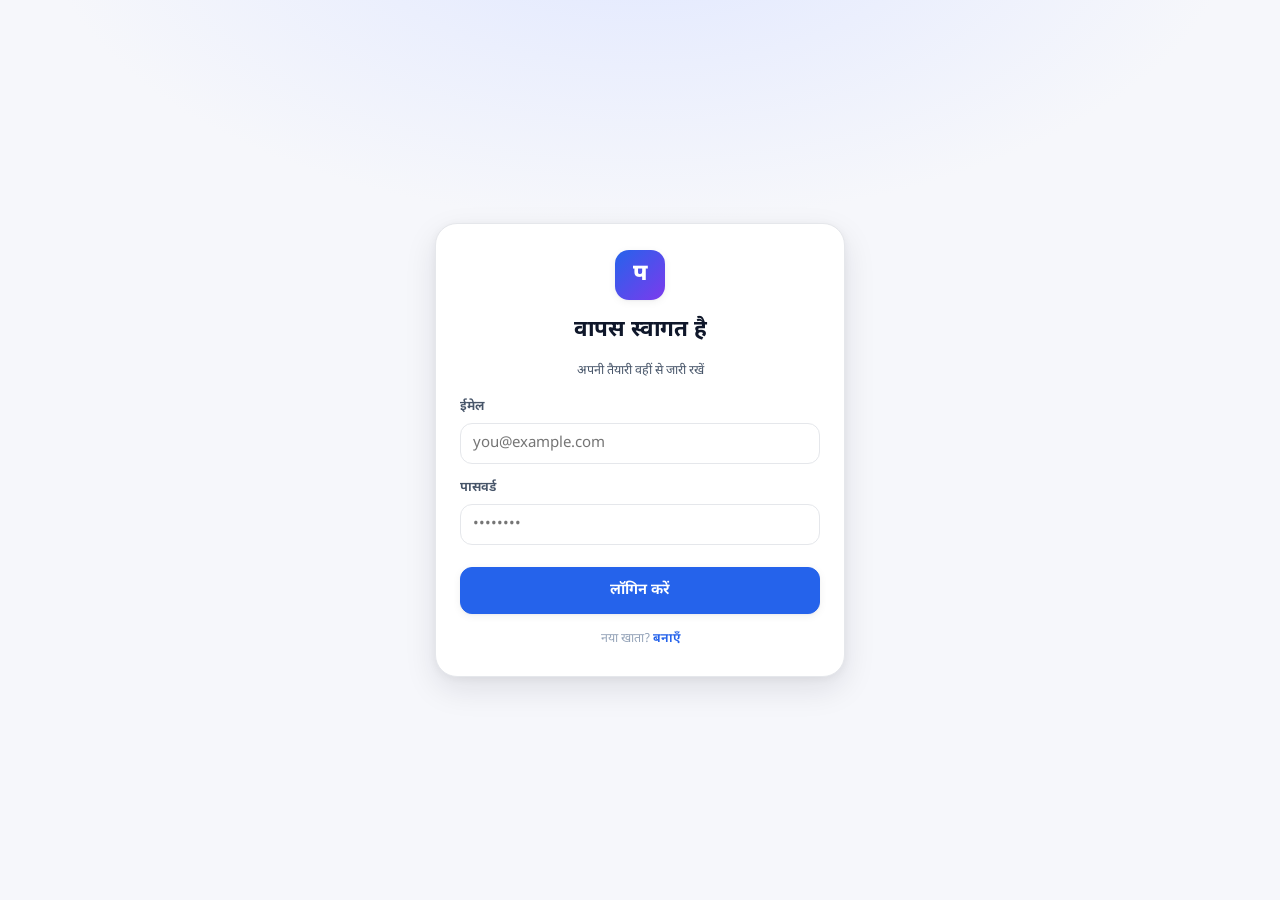
<file: index.html>
<!DOCTYPE html>
<html lang="hi">
<head>
  <meta charset="UTF-8" />
  <meta name="viewport" content="width=device-width, initial-scale=1, viewport-fit=cover" />
  <meta name="theme-color" content="#ffffff" />
  <meta name="description" content="PadhAI — JEE Main की तैयारी हिंदी में। चैप्टर ट्रैकिंग, PYQ प्रैक्टिस और रोज़ का विश्लेषण।" />
  <title>PadhAI · JEE Main की तैयारी</title>
  <link rel="preconnect" href="https://fonts.googleapis.com" />
  <link rel="preconnect" href="https://fonts.gstatic.com" crossorigin />
  <link href="https://fonts.googleapis.com/css2?family=Noto+Sans+Devanagari:wght@400;500;600;700;800&family=Inter:wght@400;500;600;700;800&display=swap" rel="stylesheet" />
  <link rel="stylesheet" href="assets/css/app.css" />
  <link rel="icon" href="data:image/svg+xml,<svg xmlns='http://www.w3.org/2000/svg' viewBox='0 0 100 100'><text y='.9em' font-size='88'>📘</text></svg>" />
</head>
<body>
  <div id="root"></div>
  <div id="modals"></div>
  <div id="toasts" class="toasts" aria-live="polite"></div>

  <script src="assets/vendor/supabase.js"></script>
  <script src="assets/js/config.js"></script>
  <script src="assets/js/syllabus.js"></script>
  <script src="assets/js/seedbank.js"></script>
  <script src="assets/js/ui.js"></script>
  <script src="assets/js/db.js"></script>
  <script src="assets/js/analysis.js"></script>
  <script src="assets/js/practice.js"></script>
  <script src="assets/js/pages.js"></script>
  <script src="assets/js/app.js"></script>
</body>
</html>
</file>
<file: assets/css/app.css>
/* PadhAI — light/white theme design system */

:root {
  --bg:        #f6f7fb;
  --surface:   #ffffff;
  --surface-2: #f9fafb;
  --border:    #e5e7eb;
  --border-2:  #eef0f4;

  --text:      #0f172a;
  --text-2:    #475569;
  --text-3:    #94a3b8;

  --brand:     #2563eb;
  --brand-2:   #1d4ed8;
  --brand-50:  #eff6ff;
  --brand-100: #dbeafe;

  --green:     #059669;
  --green-50:  #ecfdf5;
  --amber:     #d97706;
  --amber-50:  #fffbeb;
  --red:       #dc2626;
  --red-50:    #fef2f2;
  --violet:    #7c3aed;
  --violet-50: #f5f3ff;

  --phy:   #2563eb;
  --chem:  #0d9488;
  --math:  #c026d3;

  --r-sm: 8px;
  --r:    12px;
  --r-lg: 16px;
  --r-xl: 22px;

  --sh-1: 0 1px 2px rgba(16,24,40,.05);
  --sh-2: 0 2px 8px rgba(16,24,40,.06), 0 1px 2px rgba(16,24,40,.04);
  --sh-3: 0 12px 32px rgba(16,24,40,.10), 0 2px 8px rgba(16,24,40,.05);

  --nav-h: 62px;
  --font: 'Noto Sans Devanagari', 'Inter', system-ui, -apple-system, 'Segoe UI', Roboto, sans-serif;
}

* { box-sizing: border-box; }
html, body { margin: 0; padding: 0; }
body {
  font-family: var(--font);
  background: var(--bg);
  color: var(--text);
  -webkit-font-smoothing: antialiased;
  font-size: 15px;
  line-height: 1.55;
}
button, input, select, textarea { font-family: inherit; font-size: inherit; color: inherit; }
button { cursor: pointer; border: none; background: none; }
a { color: inherit; text-decoration: none; }
h1,h2,h3,h4 { margin: 0; font-weight: 700; letter-spacing: -.01em; }
::-webkit-scrollbar { width: 10px; height: 10px; }
::-webkit-scrollbar-thumb { background: #d8dce4; border-radius: 8px; border: 3px solid var(--bg); }

/* ---------- shell ---------- */
.shell { display: flex; min-height: 100vh; }

.sidebar {
  width: 248px; flex: 0 0 248px;
  background: var(--surface);
  border-right: 1px solid var(--border);
  padding: 18px 12px;
  position: sticky; top: 0; height: 100vh;
  display: flex; flex-direction: column; gap: 4px;
}
.brand { display: flex; align-items: center; gap: 10px; padding: 6px 10px 16px; }
.brand-logo {
  width: 36px; height: 36px; border-radius: 10px;
  background: linear-gradient(135deg, var(--brand), #7c3aed);
  color: #fff; display: grid; place-items: center; font-weight: 800; font-size: 17px;
  box-shadow: var(--sh-2);
}
.brand-name { font-weight: 800; font-size: 17px; letter-spacing: -.02em; }
.brand-sub { font-size: 11px; color: var(--text-3); margin-top: -2px; }

.navlink {
  display: flex; align-items: center; gap: 11px;
  padding: 10px 12px; border-radius: var(--r);
  color: var(--text-2); font-weight: 600; font-size: 14px;
  transition: background .14s, color .14s;
}
.navlink:hover { background: var(--surface-2); color: var(--text); }
.navlink.active { background: var(--brand-50); color: var(--brand-2); }
.navlink .ic { font-size: 17px; width: 20px; text-align: center; }
.nav-spacer { flex: 1; }

.main { flex: 1; min-width: 0; display: flex; flex-direction: column; }

.topbar {
  position: sticky; top: 0; z-index: 30;
  background: rgba(255,255,255,.88);
  backdrop-filter: blur(10px);
  border-bottom: 1px solid var(--border);
  padding: 12px 22px;
  display: flex; align-items: center; gap: 12px; min-height: 60px;
}
.topbar h1 { font-size: 19px; }
.topbar-sub { font-size: 12.5px; color: var(--text-3); margin-top: 1px; }
.topbar-right { margin-left: auto; display: flex; align-items: center; gap: 8px; }

.page { padding: 20px 22px 40px; max-width: 1120px; width: 100%; }
.page-narrow { max-width: 720px; }

/* ---------- generic ---------- */
.card {
  background: var(--surface); border: 1px solid var(--border);
  border-radius: var(--r-lg); box-shadow: var(--sh-1);
}
.card-pad { padding: 16px; }
.grid { display: grid; gap: 14px; }
.g2 { grid-template-columns: repeat(2, minmax(0,1fr)); }
.g3 { grid-template-columns: repeat(3, minmax(0,1fr)); }
.g4 { grid-template-columns: repeat(4, minmax(0,1fr)); }
.row { display: flex; align-items: center; gap: 10px; }
.row-wrap { flex-wrap: wrap; }
.spacer { flex: 1; }
.muted { color: var(--text-2); }
.dim { color: var(--text-3); }
.small { font-size: 12.5px; }
.tiny { font-size: 11.5px; }
.center { text-align: center; }
.mt8{margin-top:8px}.mt12{margin-top:12px}.mt16{margin-top:16px}.mt24{margin-top:24px}
.mb8{margin-bottom:8px}.mb12{margin-bottom:12px}.mb16{margin-bottom:16px}
.section-title { font-size: 13px; font-weight: 700; color: var(--text-3); text-transform: uppercase; letter-spacing: .06em; margin: 22px 0 10px; }
.section-title:first-child { margin-top: 0; }

.btn {
  display: inline-flex; align-items: center; justify-content: center; gap: 7px;
  padding: 10px 16px; border-radius: var(--r);
  font-weight: 650; font-size: 14px; white-space: nowrap;
  border: 1px solid var(--border); background: var(--surface); color: var(--text);
  transition: background .14s, border-color .14s, transform .08s, box-shadow .14s;
}
.btn:hover { background: var(--surface-2); }
.btn:active { transform: translateY(1px); }
.btn:disabled { opacity: .5; cursor: not-allowed; }
.btn-primary { background: var(--brand); border-color: var(--brand); color: #fff; box-shadow: var(--sh-2); }
.btn-primary:hover { background: var(--brand-2); border-color: var(--brand-2); }
.btn-green { background: var(--green); border-color: var(--green); color: #fff; }
.btn-green:hover { filter: brightness(.95); background: var(--green); }
.btn-danger { color: var(--red); border-color: #fecaca; background: var(--red-50); }
.btn-danger:hover { background: #fee2e2; }
.btn-ghost { border-color: transparent; background: transparent; color: var(--text-2); }
.btn-ghost:hover { background: var(--surface-2); }
.btn-sm { padding: 7px 12px; font-size: 13px; border-radius: 10px; }
.btn-lg { padding: 13px 22px; font-size: 15px; }
.btn-block { width: 100%; }

.chip {
  display: inline-flex; align-items: center; gap: 5px;
  padding: 4px 10px; border-radius: 999px;
  font-size: 12px; font-weight: 650;
  background: var(--surface-2); color: var(--text-2); border: 1px solid var(--border);
}
.chip-blue  { background: var(--brand-50);  color: var(--brand-2); border-color: var(--brand-100); }
.chip-green { background: var(--green-50);  color: var(--green);   border-color: #a7f3d0; }
.chip-amber { background: var(--amber-50);  color: var(--amber);   border-color: #fde68a; }
.chip-red   { background: var(--red-50);    color: var(--red);     border-color: #fecaca; }
.chip-violet{ background: var(--violet-50); color: var(--violet);  border-color: #ddd6fe; }

.pill-tabs { display: flex; gap: 6px; background: var(--surface-2); padding: 4px; border-radius: 999px; border: 1px solid var(--border); width: fit-content; max-width: 100%; overflow-x: auto; }
.pill-tabs button {
  padding: 7px 15px; border-radius: 999px; font-weight: 650; font-size: 13.5px;
  color: var(--text-2); white-space: nowrap; transition: background .14s, color .14s;
}
.pill-tabs button.active { background: var(--surface); color: var(--text); box-shadow: var(--sh-1); }

/* ---------- forms ---------- */
.field { margin-bottom: 14px; }
.label { display: block; font-size: 13px; font-weight: 650; color: var(--text-2); margin-bottom: 6px; }
.input, .select, .textarea {
  width: 100%; padding: 10px 12px; border-radius: var(--r);
  border: 1px solid var(--border); background: var(--surface); color: var(--text);
  transition: border-color .14s, box-shadow .14s;
}
.input:focus, .select:focus, .textarea:focus {
  outline: none; border-color: var(--brand); box-shadow: 0 0 0 3px var(--brand-100);
}
.textarea { min-height: 84px; resize: vertical; }
.select { appearance: none; background-image: url("data:image/svg+xml,%3Csvg xmlns='http://www.w3.org/2000/svg' viewBox='0 0 12 12'%3E%3Cpath d='M3 4.5L6 8l3-3.5' stroke='%2394a3b8' stroke-width='1.5' fill='none' stroke-linecap='round'/%3E%3C/svg%3E"); background-repeat: no-repeat; background-position: right 11px center; padding-right: 32px; }
.err { color: var(--red); font-size: 12.5px; margin-top: 5px; }
.input.bad, .select.bad { border-color: var(--red); }

/* ---------- progress ---------- */
.bar { height: 7px; border-radius: 999px; background: var(--border-2); overflow: hidden; }
.bar > i { display: block; height: 100%; border-radius: 999px; background: var(--brand); transition: width .45s cubic-bezier(.4,0,.2,1); }
.bar.green > i { background: var(--green); }
.bar.amber > i { background: var(--amber); }
.bar.red   > i { background: var(--red); }
.bar-lg { height: 10px; }

.ring { --p: 0; --c: var(--brand); width: 66px; height: 66px; border-radius: 50%; display: grid; place-items: center; flex: 0 0 auto;
  background: conic-gradient(var(--c) calc(var(--p) * 1%), var(--border-2) 0); }
.ring > span { width: 52px; height: 52px; border-radius: 50%; background: var(--surface); display: grid; place-items: center; font-weight: 800; font-size: 14px; }

/* ---------- stat tiles ---------- */
.stat { background: var(--surface); border: 1px solid var(--border); border-radius: var(--r-lg); padding: 14px; box-shadow: var(--sh-1); }
.stat-v { font-size: 24px; font-weight: 800; letter-spacing: -.02em; line-height: 1.15; }
.stat-l { font-size: 12.5px; color: var(--text-3); font-weight: 600; margin-top: 2px; }
.stat-note { font-size: 11.5px; color: var(--text-3); margin-top: 6px; }

/* ---------- hero / today ---------- */
.hero {
  background: linear-gradient(135deg, #1e40af, #4338ca 55%, #6d28d9);
  color: #fff; border-radius: var(--r-xl); padding: 20px 22px;
  box-shadow: 0 14px 34px rgba(67,56,202,.22);
  position: relative; overflow: hidden;
}
.hero::after { content: ''; position: absolute; right: -60px; top: -70px; width: 220px; height: 220px; border-radius: 50%; background: rgba(255,255,255,.09); }
.hero h2 { font-size: 21px; margin-bottom: 4px; }
.hero p { margin: 0; opacity: .88; font-size: 13.5px; }
.hero-stats { display: flex; gap: 10px; margin-top: 16px; flex-wrap: wrap; position: relative; }
.hero-stat { background: rgba(255,255,255,.14); border: 1px solid rgba(255,255,255,.18); border-radius: var(--r); padding: 9px 13px; min-width: 96px; }
.hero-stat b { display: block; font-size: 19px; font-weight: 800; }
.hero-stat span { font-size: 11.5px; opacity: .85; }

.countdown { display: flex; gap: 8px; }
.cd-box { background: rgba(255,255,255,.16); border-radius: 10px; padding: 6px 10px; text-align: center; min-width: 52px; }
.cd-box b { display: block; font-size: 18px; font-weight: 800; line-height: 1.2; }
.cd-box span { font-size: 10.5px; opacity: .85; }

/* ---------- chapter cards ---------- */
.ch-card {
  background: var(--surface); border: 1px solid var(--border); border-radius: var(--r-lg);
  padding: 14px; box-shadow: var(--sh-1);
  transition: box-shadow .16s, border-color .16s, transform .1s;
  cursor: pointer;
}
.ch-card:hover { box-shadow: var(--sh-2); border-color: #d5dae3; }
.ch-card:active { transform: translateY(1px); }
.ch-top { display: flex; align-items: flex-start; gap: 10px; }
.ch-name { font-weight: 700; font-size: 15px; line-height: 1.35; }
.ch-en { font-size: 11.5px; color: var(--text-3); margin-top: 1px; }
.ch-pct { margin-left: auto; font-weight: 800; font-size: 15px; flex: 0 0 auto; }
.ch-meta { display: flex; gap: 6px; flex-wrap: wrap; margin-top: 10px; }
.ch-steps { display: flex; gap: 5px; margin-top: 11px; }
.step-dot {
  flex: 1; height: 26px; border-radius: 7px; display: grid; place-items: center;
  font-size: 12px; background: var(--surface-2); border: 1px solid var(--border);
  color: var(--text-3); font-weight: 700;
}
.step-dot.on { background: var(--green-50); border-color: #a7f3d0; color: var(--green); }
.step-dot.part { background: var(--amber-50); border-color: #fde68a; color: var(--amber); }

.subject-dot { width: 9px; height: 9px; border-radius: 50%; flex: 0 0 auto; margin-top: 6px; }

/* ---------- checkpoint rows (chapter detail) ---------- */
.cp {
  display: flex; align-items: center; gap: 12px;
  padding: 13px 14px; border: 1px solid var(--border); border-radius: var(--r);
  background: var(--surface); margin-bottom: 9px;
}
.cp.done { background: var(--green-50); border-color: #a7f3d0; }
.cp-ic { width: 36px; height: 36px; border-radius: 10px; display: grid; place-items: center; background: var(--surface-2); font-size: 17px; flex: 0 0 auto; }
.cp.done .cp-ic { background: #d1fae5; }
.cp-body { flex: 1; min-width: 0; }
.cp-t { font-weight: 700; font-size: 14.5px; }
.cp-h { font-size: 12px; color: var(--text-3); }
.cp-act { flex: 0 0 auto; }

.stepper { display: flex; align-items: center; gap: 6px; }
.stepper button { width: 32px; height: 32px; border-radius: 9px; border: 1px solid var(--border); background: var(--surface); font-weight: 800; font-size: 16px; color: var(--text-2); }
.stepper button:hover { background: var(--surface-2); }
.stepper .val { min-width: 62px; text-align: center; font-weight: 800; font-size: 14px; }

/* ---------- insight cards ---------- */
.insight { display: flex; gap: 11px; padding: 13px 14px; border-radius: var(--r); border: 1px solid var(--border); background: var(--surface); margin-bottom: 9px; }
.insight-ic { width: 32px; height: 32px; border-radius: 9px; display: grid; place-items: center; font-size: 16px; flex: 0 0 auto; background: var(--surface-2); }
.insight-t { font-weight: 700; font-size: 14px; }
.insight-d { font-size: 12.5px; color: var(--text-2); margin-top: 2px; }
.insight.good  { background: var(--green-50);  border-color: #a7f3d0; }
.insight.good .insight-ic  { background: #d1fae5; }
.insight.warn  { background: var(--amber-50);  border-color: #fde68a; }
.insight.warn .insight-ic  { background: #fef3c7; }
.insight.bad   { background: var(--red-50);    border-color: #fecaca; }
.insight.bad .insight-ic   { background: #fee2e2; }
.insight.info  { background: var(--brand-50);  border-color: var(--brand-100); }
.insight.info .insight-ic  { background: var(--brand-100); }

/* ---------- table ---------- */
.tbl-wrap { overflow-x: auto; border: 1px solid var(--border); border-radius: var(--r-lg); background: var(--surface); }
table.tbl { width: 100%; border-collapse: collapse; font-size: 13.5px; min-width: 520px; }
table.tbl th { text-align: left; font-size: 11.5px; text-transform: uppercase; letter-spacing: .05em; color: var(--text-3); font-weight: 700; padding: 11px 13px; background: var(--surface-2); border-bottom: 1px solid var(--border); white-space: nowrap; }
table.tbl td { padding: 11px 13px; border-bottom: 1px solid var(--border-2); vertical-align: middle; }
table.tbl tr:last-child td { border-bottom: none; }
table.tbl tbody tr:hover { background: var(--surface-2); }
.num { font-variant-numeric: tabular-nums; }

/* ---------- practice ---------- */
.q-shell { max-width: 760px; margin: 0 auto; }
.q-head { display: flex; align-items: center; gap: 10px; margin-bottom: 14px; flex-wrap: wrap; }
.q-timer { font-variant-numeric: tabular-nums; font-weight: 800; font-size: 15px; padding: 6px 12px; border-radius: 999px; background: var(--surface); border: 1px solid var(--border); }
.q-timer.low { background: var(--red-50); color: var(--red); border-color: #fecaca; }
.q-text { font-size: 16.5px; line-height: 1.65; font-weight: 600; white-space: pre-wrap; }
.opt {
  display: flex; gap: 11px; align-items: flex-start;
  padding: 13px 15px; border: 1.5px solid var(--border); border-radius: var(--r);
  background: var(--surface); margin-bottom: 9px; width: 100%; text-align: left;
  transition: border-color .13s, background .13s;
}
.opt:hover { border-color: #c7cdd8; background: var(--surface-2); }
.opt-k { width: 26px; height: 26px; border-radius: 8px; background: var(--surface-2); display: grid; place-items: center; font-weight: 800; font-size: 12.5px; flex: 0 0 auto; border: 1px solid var(--border); }
.opt.sel { border-color: var(--brand); background: var(--brand-50); }
.opt.sel .opt-k { background: var(--brand); color: #fff; border-color: var(--brand); }
.opt.right { border-color: var(--green); background: var(--green-50); }
.opt.right .opt-k { background: var(--green); color: #fff; border-color: var(--green); }
.opt.wrong { border-color: var(--red); background: var(--red-50); }
.opt.wrong .opt-k { background: var(--red); color: #fff; border-color: var(--red); }
.opt-body { flex: 1; min-width: 0; line-height: 1.5; }

.q-nums { display: flex; flex-wrap: wrap; gap: 6px; }
.q-num { width: 32px; height: 32px; border-radius: 8px; border: 1px solid var(--border); background: var(--surface); font-weight: 700; font-size: 12.5px; }
.q-num.cur { border-color: var(--brand); box-shadow: 0 0 0 2px var(--brand-100); }
.q-num.ans { background: var(--brand-50); border-color: var(--brand-100); color: var(--brand-2); }
.q-num.ok  { background: var(--green-50); border-color: #a7f3d0; color: var(--green); }
.q-num.no  { background: var(--red-50); border-color: #fecaca; color: var(--red); }

.pick-grid { display: grid; grid-template-columns: repeat(auto-fill, minmax(200px, 1fr)); gap: 8px; }
.pick {
  display: flex; align-items: center; gap: 9px; padding: 10px 12px;
  border: 1px solid var(--border); border-radius: var(--r); background: var(--surface);
  font-size: 13.5px; text-align: left; font-weight: 600;
}
.pick:hover { background: var(--surface-2); }
.pick.on { border-color: var(--brand); background: var(--brand-50); color: var(--brand-2); }
.pick-box { width: 18px; height: 18px; border-radius: 5px; border: 1.5px solid var(--border); display: grid; place-items: center; flex: 0 0 auto; font-size: 11px; color: #fff; }
.pick.on .pick-box { background: var(--brand); border-color: var(--brand); }

/* ---------- modal / sheet ---------- */
.overlay { position: fixed; inset: 0; background: rgba(15,23,42,.45); z-index: 100; display: grid; place-items: center; padding: 16px; animation: fade .16s ease; }
.modal { background: var(--surface); border-radius: var(--r-xl); width: 100%; max-width: 520px; box-shadow: var(--sh-3); max-height: 88vh; display: flex; flex-direction: column; animation: pop .18s cubic-bezier(.34,1.4,.64,1); }
.modal-head { padding: 17px 20px 12px; border-bottom: 1px solid var(--border-2); display: flex; align-items: center; gap: 10px; }
.modal-head h3 { font-size: 16.5px; }
.modal-body { padding: 18px 20px; overflow-y: auto; }
.modal-foot { padding: 13px 20px; border-top: 1px solid var(--border-2); display: flex; gap: 9px; justify-content: flex-end; }
.x-btn { margin-left: auto; width: 30px; height: 30px; border-radius: 9px; color: var(--text-3); font-size: 19px; line-height: 1; display: grid; place-items: center; }
.x-btn:hover { background: var(--surface-2); color: var(--text); }

@keyframes fade { from { opacity: 0 } }
@keyframes pop  { from { opacity: 0; transform: translateY(12px) scale(.97) } }
@keyframes fadeUp { from { opacity: 0; transform: translateY(8px) } }
.fade-up { animation: fadeUp .28s ease both; }

/* ---------- toast ---------- */
.toasts { position: fixed; bottom: 22px; left: 50%; transform: translateX(-50%); z-index: 300; display: flex; flex-direction: column; gap: 8px; align-items: center; pointer-events: none; }
.toast { background: #0f172a; color: #fff; padding: 11px 17px; border-radius: 999px; font-size: 13.5px; font-weight: 600; box-shadow: var(--sh-3); animation: pop .18s ease; max-width: 90vw; }
.toast.ok  { background: var(--green); }
.toast.err { background: var(--red); }

/* ---------- auth ---------- */
.auth-wrap { min-height: 100vh; display: grid; place-items: center; padding: 20px; background: radial-gradient(1000px 520px at 50% -10%, #e0e7ff 0%, var(--bg) 60%); }
.auth-card { width: 100%; max-width: 410px; background: var(--surface); border: 1px solid var(--border); border-radius: var(--r-xl); padding: 26px 24px; box-shadow: var(--sh-3); }
.auth-logo { width: 50px; height: 50px; border-radius: 14px; background: linear-gradient(135deg, var(--brand), #7c3aed); color: #fff; display: grid; place-items: center; font-size: 23px; font-weight: 800; margin: 0 auto 14px; box-shadow: var(--sh-2); }

/* ---------- empty ---------- */
.empty { text-align: center; padding: 40px 20px; color: var(--text-3); }
.empty-ic { font-size: 38px; margin-bottom: 8px; }
.empty h4 { color: var(--text-2); font-size: 15px; margin-bottom: 4px; }

/* ---------- loader ---------- */
.spin { width: 17px; height: 17px; border: 2px solid var(--border); border-top-color: var(--brand); border-radius: 50%; animation: sp .7s linear infinite; display: inline-block; }
.spin.on-dark { border-color: rgba(255,255,255,.35); border-top-color: #fff; }
@keyframes sp { to { transform: rotate(360deg) } }
.loading { display: grid; place-items: center; padding: 56px 0; }

/* ---------- bottom nav (mobile) ---------- */
.tabbar { display: none; }

/* ---------- responsive ---------- */
@media (max-width: 900px) {
  .g4 { grid-template-columns: repeat(2, minmax(0,1fr)); }
  .g3 { grid-template-columns: repeat(2, minmax(0,1fr)); }
}
@media (max-width: 760px) {
  .sidebar { display: none; }
  .page { padding: 14px 14px calc(var(--nav-h) + 26px); }
  .topbar { padding: 10px 14px; min-height: 54px; }
  .topbar h1 { font-size: 17px; }
  .g2, .g3, .g4 { grid-template-columns: repeat(2, minmax(0,1fr)); }
  .hero { padding: 17px 17px; border-radius: var(--r-lg); }
  .hero h2 { font-size: 18px; }

  .tabbar {
    display: flex; position: fixed; bottom: 0; left: 0; right: 0; z-index: 50;
    background: rgba(255,255,255,.96); backdrop-filter: blur(10px);
    border-top: 1px solid var(--border);
    padding: 6px 4px calc(6px + env(safe-area-inset-bottom));
    height: calc(var(--nav-h) + env(safe-area-inset-bottom));
  }
  .tabbar a {
    flex: 1; display: flex; flex-direction: column; align-items: center; justify-content: center;
    gap: 2px; color: var(--text-3); font-size: 10.5px; font-weight: 650; border-radius: 10px;
  }
  .tabbar a .ic { font-size: 19px; line-height: 1; }
  .tabbar a.active { color: var(--brand); }
}
@media (max-width: 400px) {
  .g4, .g3 { grid-template-columns: repeat(2, minmax(0,1fr)); }
  .stat-v { font-size: 20px; }
}
</file>
